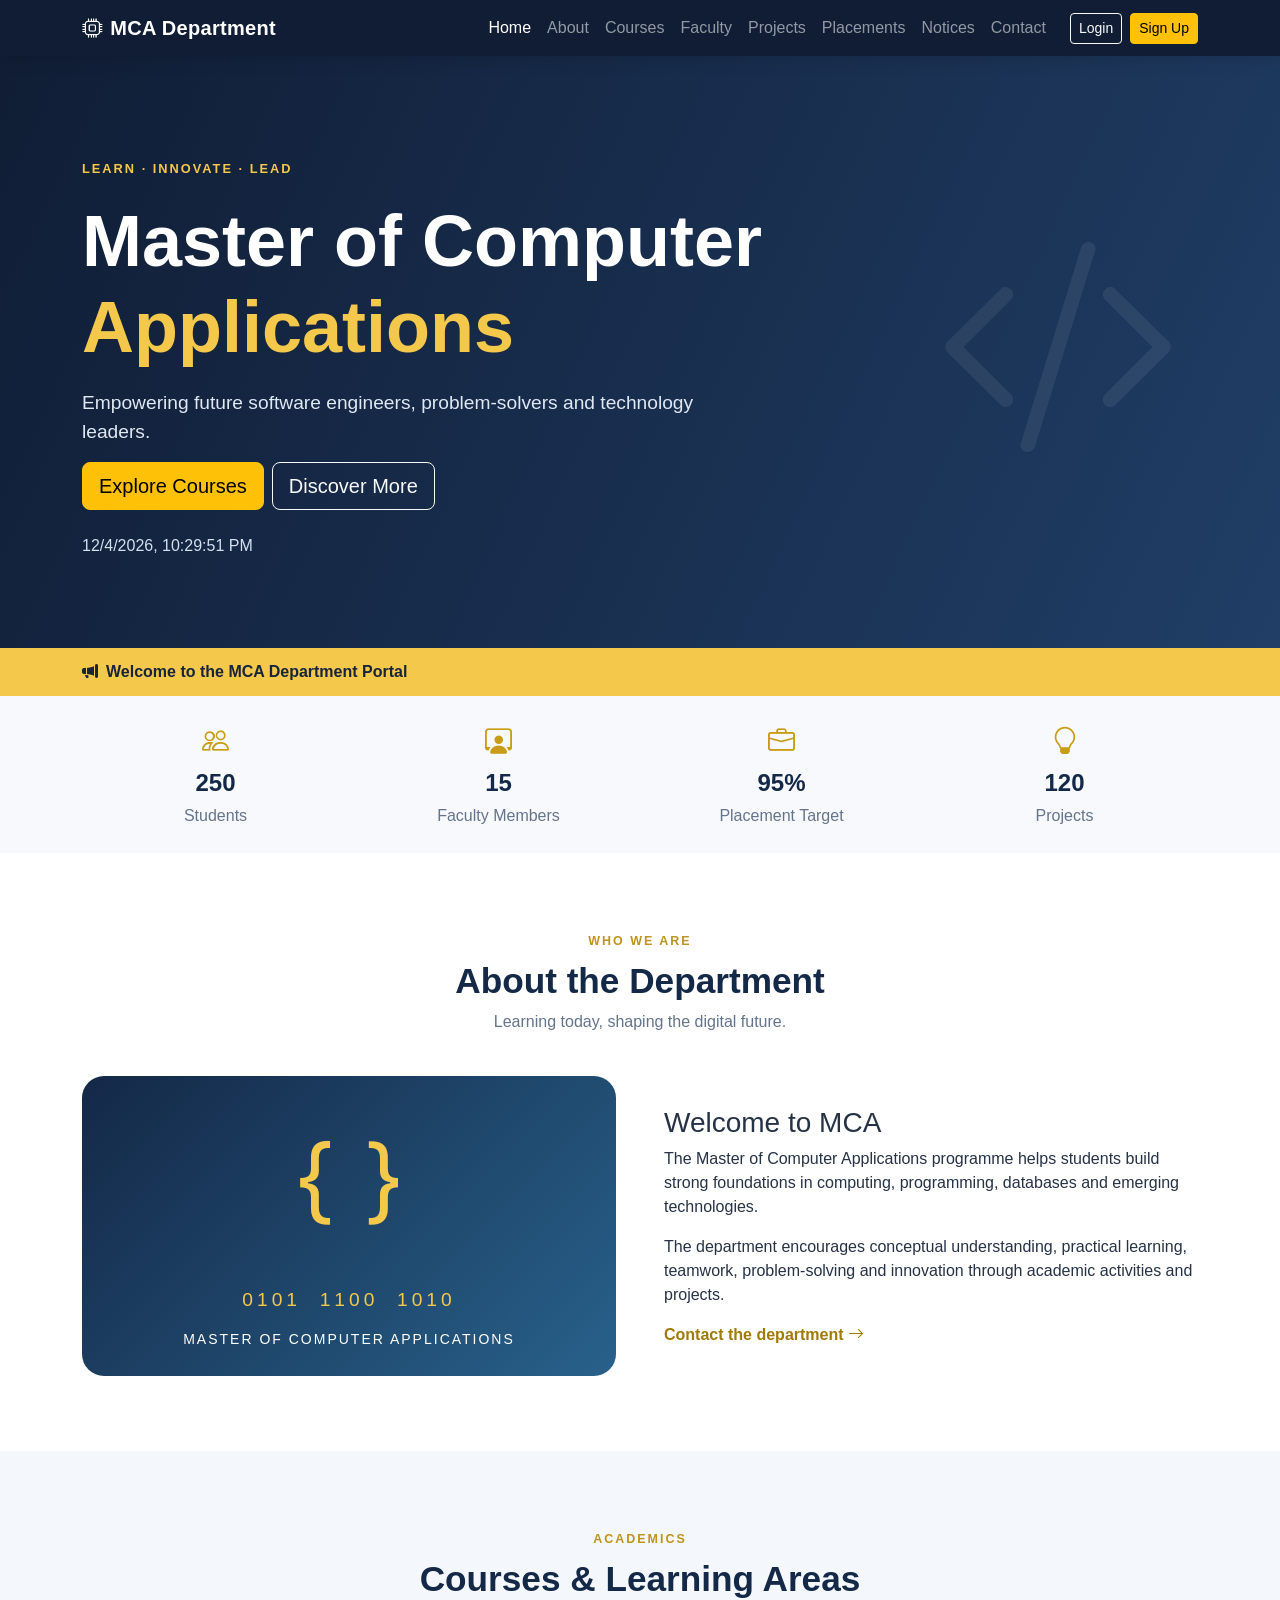
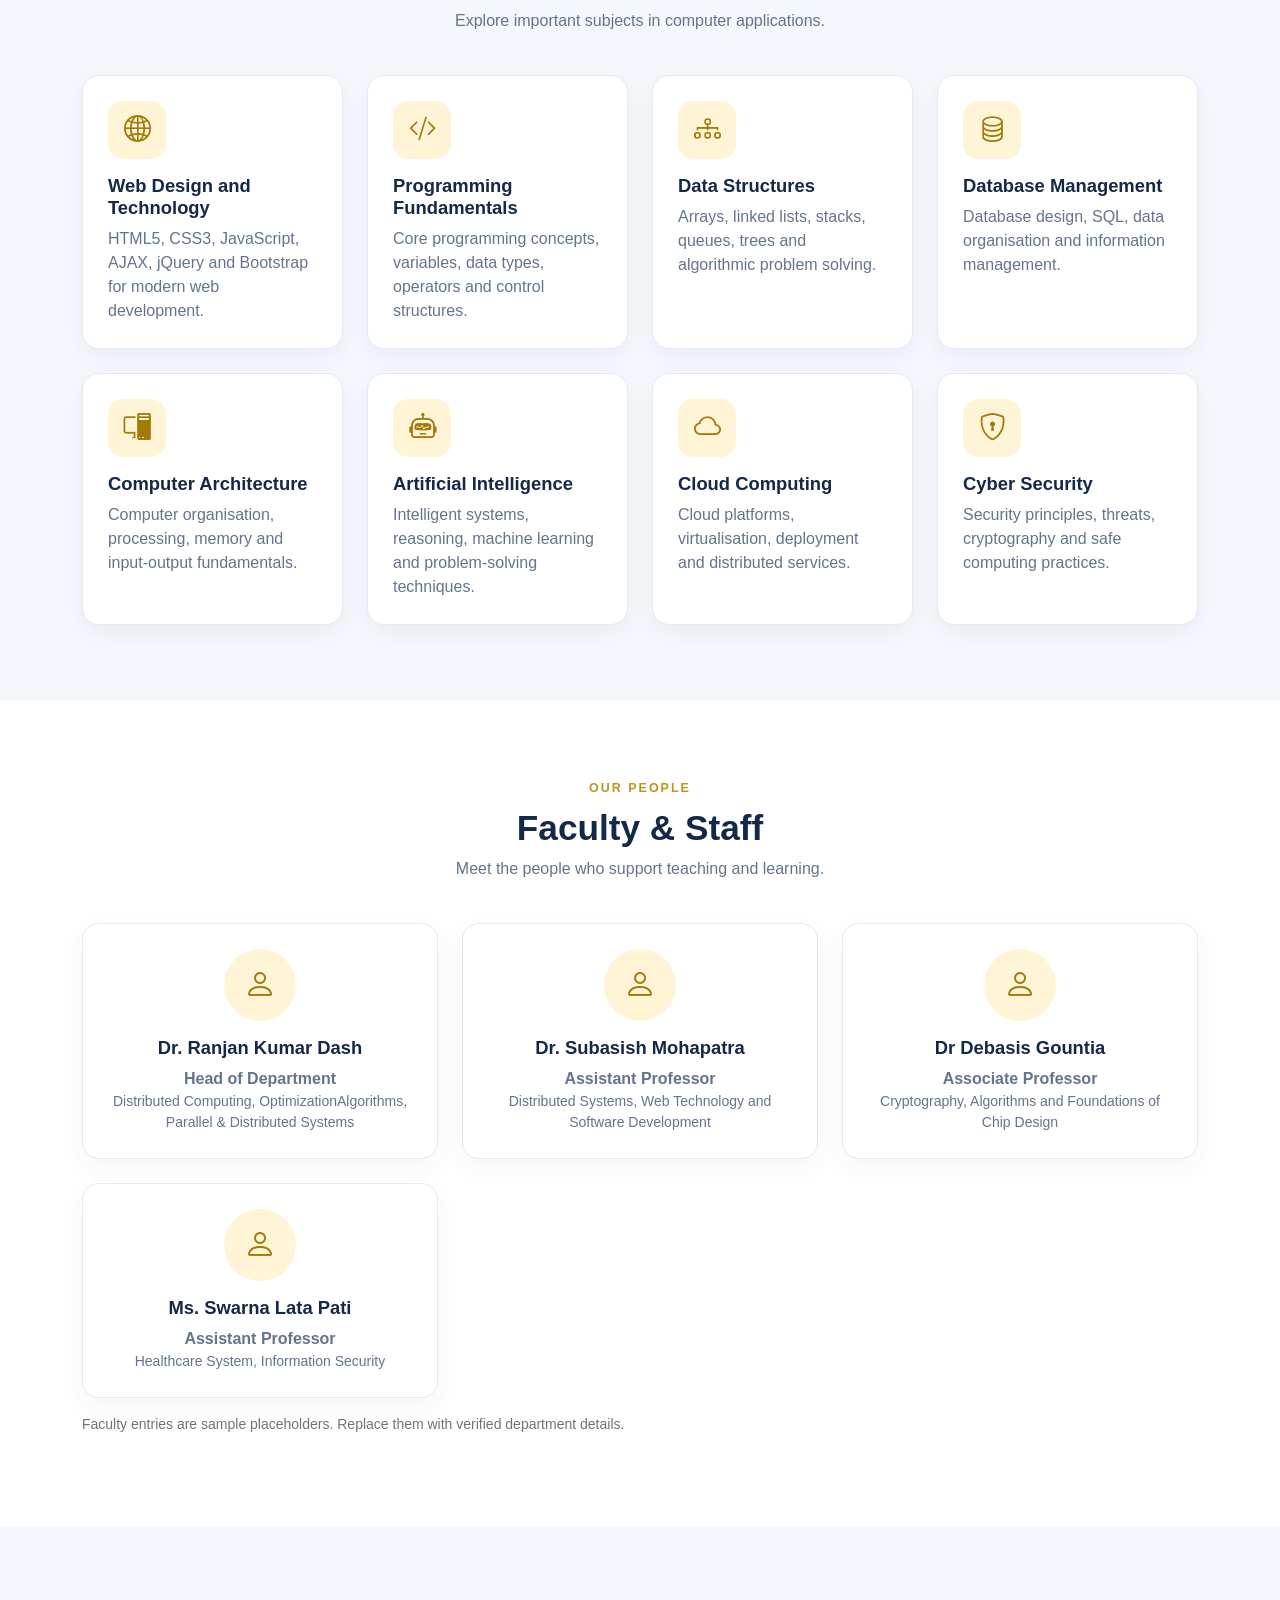
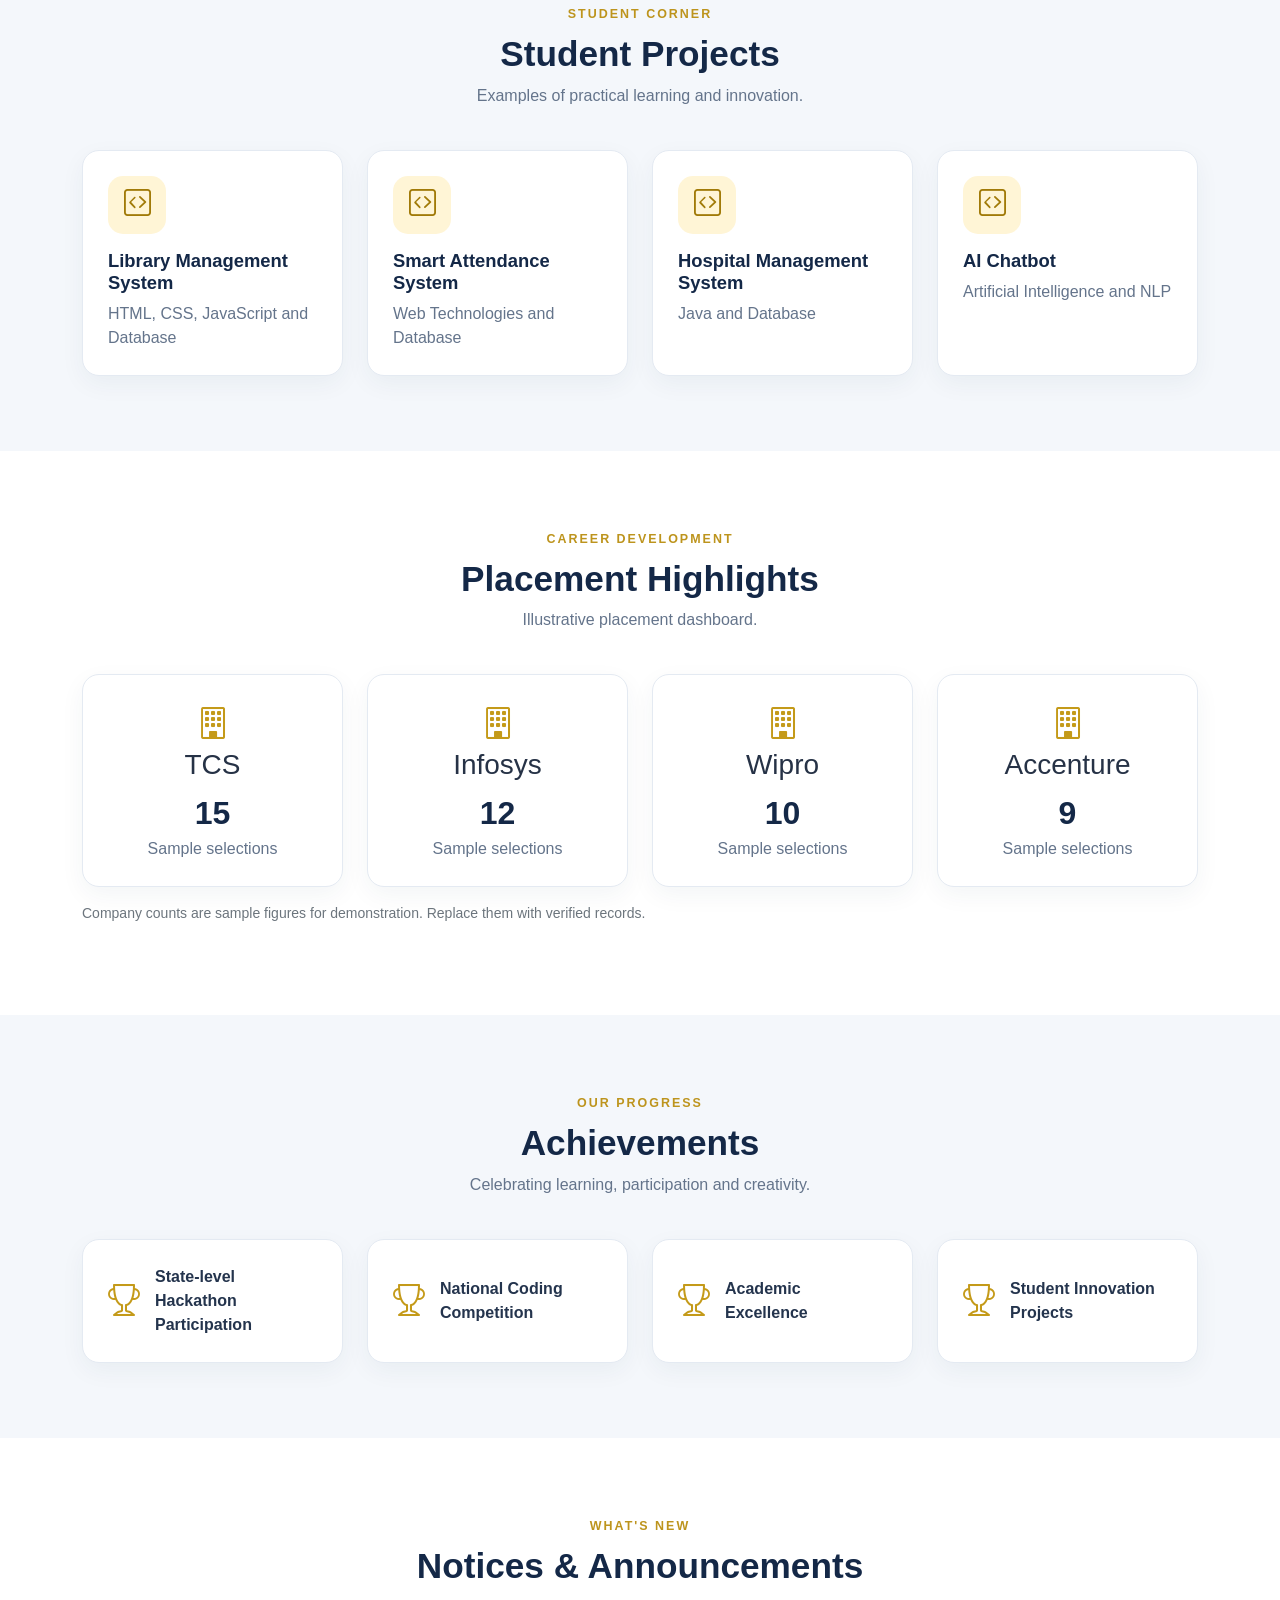
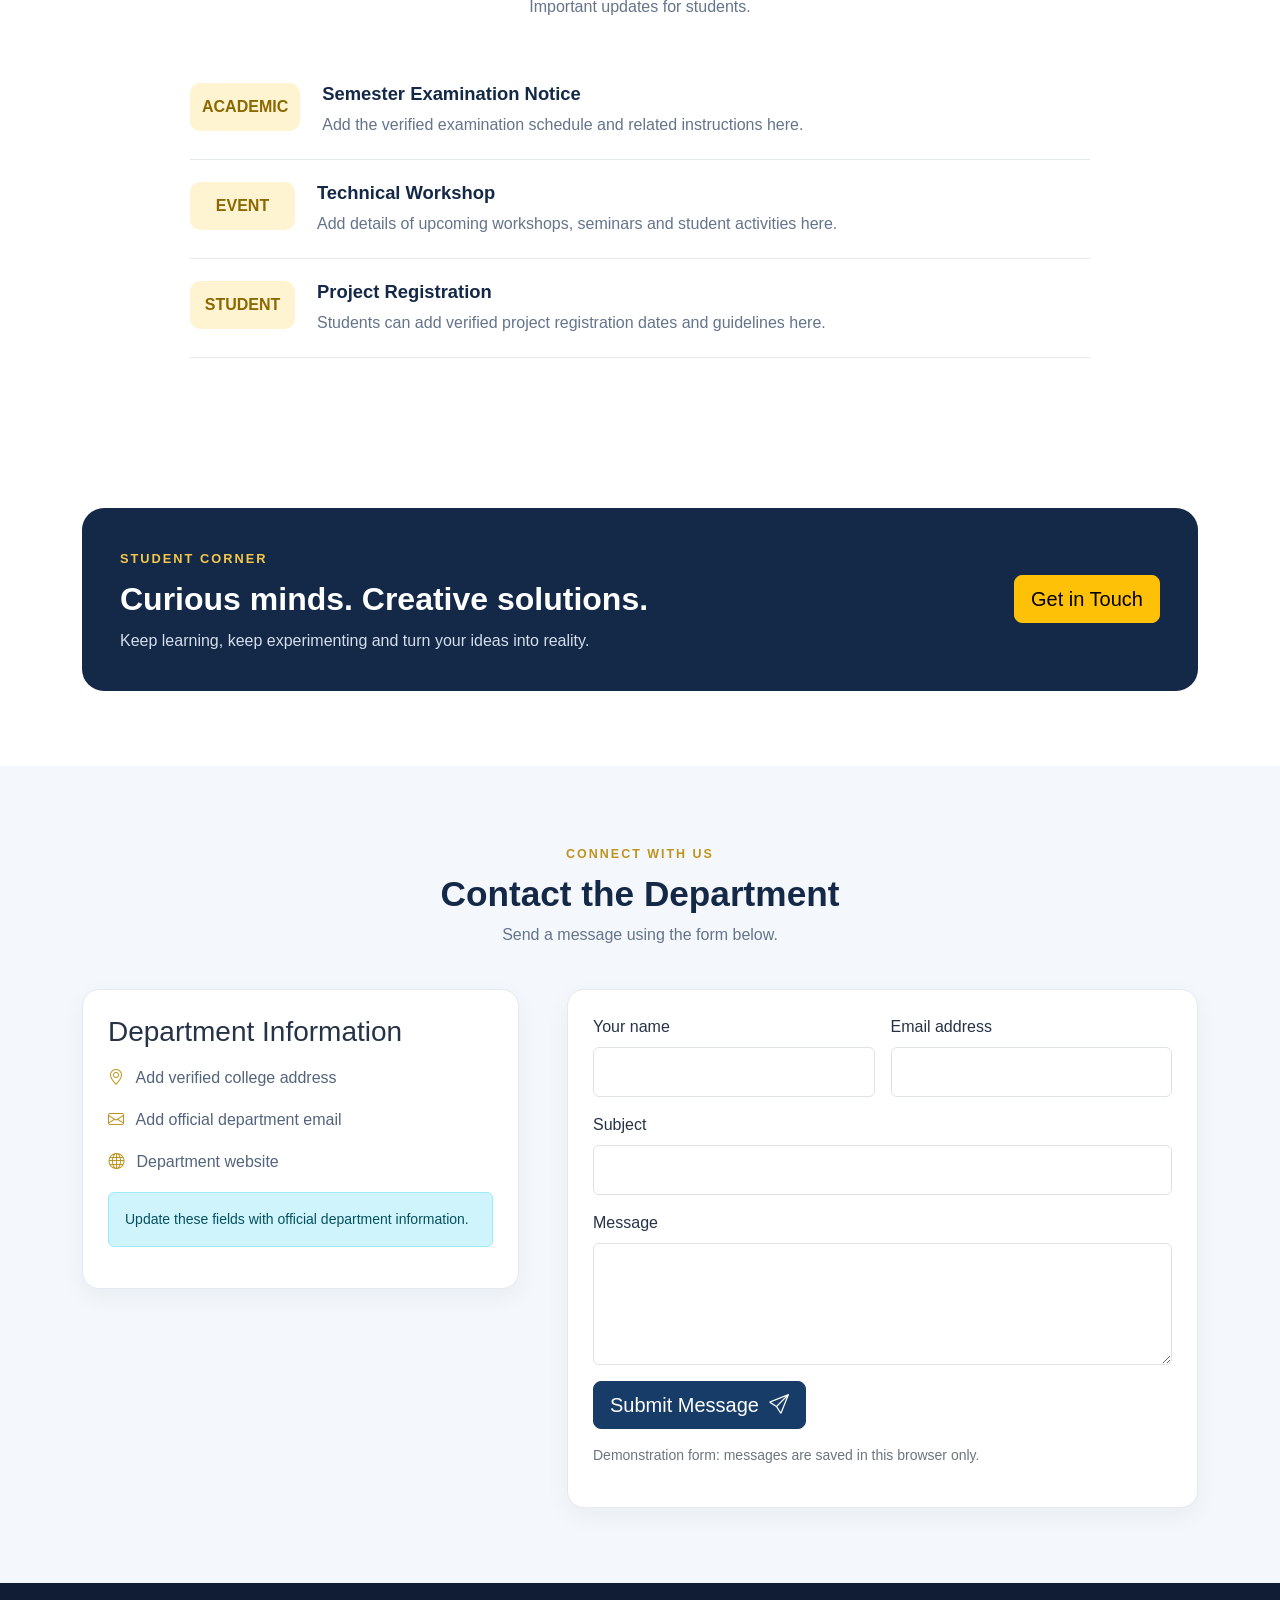
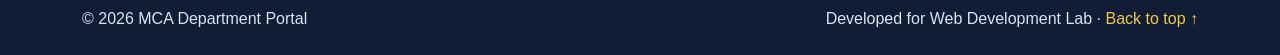
<file: index.html>
<!doctype html>
<html lang="en">
  <head>
    <meta charset="UTF-8" />
    <meta name="viewport" content="width=device-width, initial-scale=1" />
    <title>MCA Department Portal</title>
    <meta
      name="description"
      content="MCA Department Portal with academic programmes, faculty, projects, notices and student information."
    />
    <meta
      name="keywords"
      content="MCA, department, courses, faculty, student projects"
    />
    <meta name="author" content="MCA Department" />
    <link
      href="https://cdn.jsdelivr.net/npm/bootstrap@5.3.3/dist/css/bootstrap.min.css"
      rel="stylesheet"
    />
    <link
      rel="stylesheet"
      href="https://cdn.jsdelivr.net/npm/bootstrap-icons@1.11.3/font/bootstrap-icons.min.css"
    />
    <link rel="stylesheet" href="style.css" />
  </head>
  <body>
    <nav class="navbar navbar-expand-lg navbar-dark sticky-top">
      <div class="container">
        <a class="navbar-brand fw-bold" href="#home"
          ><i class="bi bi-cpu me-2"></i>MCA Department</a
        >
        <button
          class="navbar-toggler"
          type="button"
          data-bs-toggle="collapse"
          data-bs-target="#mainNav"
          aria-label="Toggle navigation"
        >
          <span class="navbar-toggler-icon"></span>
        </button>
        <div class="collapse navbar-collapse" id="mainNav">
          <ul class="navbar-nav ms-auto">
            <li class="nav-item">
              <a class="nav-link active" href="#home">Home</a>
            </li>
            <li class="nav-item">
              <a class="nav-link" href="#about">About</a>
            </li>
            <li class="nav-item">
              <a class="nav-link" href="#courses">Courses</a>
            </li>
            <li class="nav-item">
              <a class="nav-link" href="#faculty">Faculty</a>
            </li>
            <li class="nav-item">
              <a class="nav-link" href="#projects">Projects</a>
            </li>
            <li class="nav-item">
              <a class="nav-link" href="#placements">Placements</a>
            </li>
            <li class="nav-item">
              <a class="nav-link" href="#notices">Notices</a>
            </li>
            <li class="nav-item">
              <a class="nav-link" href="#contact">Contact</a>
            </li>
          </ul>
          <div class="d-flex gap-2 ms-lg-3 mt-3 mt-lg-0" id="accountLinks">
            <a class="btn btn-outline-light btn-sm" href="login.html">Login</a
            ><a class="btn btn-warning btn-sm" href="signup.html">Sign Up</a>
          </div>
          <button
            id="logoutBtn"
            class="btn btn-danger btn-sm ms-lg-2 mt-2 mt-lg-0 d-none"
            type="button"
          >
            Logout
          </button>
        </div>
      </div>
    </nav>
    <header id="home" class="hero">
      <div class="container hero-content">
        <span class="eyebrow">LEARN · INNOVATE · LEAD</span>
        <h1>Master of Computer<br /><span>Applications</span></h1>
        <p class="hero-lead">
          Empowering future software engineers, problem-solvers and technology
          leaders.
        </p>
        <a class="btn btn-warning btn-lg me-2" href="#courses"
          >Explore Courses</a
        ><a class="btn btn-outline-light btn-lg" href="#about">Discover More</a>
        <p class="datetime mt-4 mb-0" id="datetime"></p>
      </div>
      <div class="hero-decoration"><i class="bi bi-code-slash"></i></div>
    </header>
    <div class="ticker">
      <div class="container">
        <i class="bi bi-megaphone-fill me-2"></i
        ><span id="tickerText">Welcome to the MCA Department Portal</span>
      </div>
    </div>
    <section class="quick-info">
      <div class="container">
        <div class="row g-3 text-center">
          <div class="col-6 col-md-3">
            <div class="info-item">
              <i class="bi bi-people"></i><strong id="studentsCount">0</strong
              ><span>Students</span>
            </div>
          </div>
          <div class="col-6 col-md-3">
            <div class="info-item">
              <i class="bi bi-person-workspace"></i
              ><strong id="facultyCount">0</strong><span>Faculty Members</span>
            </div>
          </div>
          <div class="col-6 col-md-3">
            <div class="info-item">
              <i class="bi bi-briefcase"></i
              ><strong id="placementCount">0%</strong
              ><span>Placement Target</span>
            </div>
          </div>
          <div class="col-6 col-md-3">
            <div class="info-item">
              <i class="bi bi-lightbulb"></i
              ><strong id="projectsCount">0</strong><span>Projects</span>
            </div>
          </div>
        </div>
      </div>
    </section>
    <main>
      <section id="about" class="section-pad">
        <div class="container">
          <div class="section-heading">
            <span>WHO WE ARE</span>
            <h2>About the Department</h2>
            <p>Learning today, shaping the digital future.</p>
          </div>
          <div class="row align-items-center g-5">
            <div class="col-lg-6">
              <div class="about-art">
                <i class="bi bi-braces"></i
                ><span>0101&nbsp; 1100&nbsp; 1010</span
                ><small>MASTER OF COMPUTER APPLICATIONS</small>
              </div>
            </div>
            <div class="col-lg-6">
              <h3>Welcome to MCA</h3>
              <p>
                The Master of Computer Applications programme helps students
                build strong foundations in computing, programming, databases
                and emerging technologies.
              </p>
              <p>
                The department encourages conceptual understanding, practical
                learning, teamwork, problem-solving and innovation through
                academic activities and projects.
              </p>
              <a href="#contact" class="text-link"
                >Contact the department <i class="bi bi-arrow-right"></i
              ></a>
            </div>
          </div>
        </div>
      </section>
      <section id="courses" class="section-pad soft-bg">
        <div class="container">
          <div class="section-heading">
            <span>ACADEMICS</span>
            <h2>Courses & Learning Areas</h2>
            <p>Explore important subjects in computer applications.</p>
          </div>
          <div id="courseList" class="row g-4">
            <p class="text-center">Loading courses...</p>
          </div>
        </div>
      </section>
      <section id="faculty" class="section-pad">
        <div class="container">
          <div class="section-heading">
            <span>OUR PEOPLE</span>
            <h2>Faculty & Staff</h2>
            <p>Meet the people who support teaching and learning.</p>
          </div>
          <div id="facultyList" class="row g-4"><p>Loading faculty...</p></div>
          <p class="small text-secondary mt-3">
            Faculty entries are sample placeholders. Replace them with verified
            department details.
          </p>
        </div>
      </section>
      <section id="projects" class="section-pad soft-bg">
        <div class="container">
          <div class="section-heading">
            <span>STUDENT CORNER</span>
            <h2>Student Projects</h2>
            <p>Examples of practical learning and innovation.</p>
          </div>
          <div id="projectList" class="row g-4"></div>
        </div>
      </section>
      <section id="placements" class="section-pad">
        <div class="container">
          <div class="section-heading">
            <span>CAREER DEVELOPMENT</span>
            <h2>Placement Highlights</h2>
            <p>Illustrative placement dashboard.</p>
          </div>
          <div id="placementList" class="row g-4"></div>
          <p class="small text-secondary mt-3">
            Company counts are sample figures for demonstration. Replace them
            with verified records.
          </p>
        </div>
      </section>
      <section id="achievements" class="section-pad soft-bg">
        <div class="container">
          <div class="section-heading">
            <span>OUR PROGRESS</span>
            <h2>Achievements</h2>
            <p>Celebrating learning, participation and creativity.</p>
          </div>
          <div id="achievementList" class="row g-4"></div>
        </div>
      </section>
      <section id="notices" class="section-pad">
        <div class="container">
          <div class="section-heading">
            <span>WHAT'S NEW</span>
            <h2>Notices & Announcements</h2>
            <p>Important updates for students.</p>
          </div>
          <div id="noticeList" class="notice-list">
            <p>Loading notices...</p>
          </div>
        </div>
      </section>
      <section class="section-pad">
        <div class="container">
          <div class="cta-panel">
            <div>
              <span class="eyebrow">STUDENT CORNER</span>
              <h2>Curious minds. Creative solutions.</h2>
              <p>
                Keep learning, keep experimenting and turn your ideas into
                reality.
              </p>
            </div>
            <a href="#contact" class="btn btn-warning btn-lg">Get in Touch</a>
          </div>
        </div>
      </section>
      <section id="contact" class="section-pad soft-bg">
        <div class="container">
          <div class="section-heading">
            <span>CONNECT WITH US</span>
            <h2>Contact the Department</h2>
            <p>Send a message using the form below.</p>
          </div>
          <div class="row g-5">
            <div class="col-lg-5">
              <div class="contact-card">
                <h3>Department Information</h3>
                <p>
                  <i class="bi bi-geo-alt"></i> Add verified college address
                </p>
                <p>
                  <i class="bi bi-envelope"></i> Add official department email
                </p>
                <p><i class="bi bi-globe"></i> Department website</p>
                <div class="alert alert-info small">
                  Update these fields with official department information.
                </div>
              </div>
            </div>
            <div class="col-lg-7">
              <form id="contactForm" class="contact-form" novalidate>
                <div class="row g-3">
                  <div class="col-md-6">
                    <label class="form-label" for="name">Your name</label
                    ><input
                      id="name"
                      class="form-control"
                      required
                      minlength="2"
                    />
                    <div class="invalid-feedback">Enter your name.</div>
                  </div>
                  <div class="col-md-6">
                    <label class="form-label" for="email">Email address</label
                    ><input
                      id="email"
                      type="email"
                      class="form-control"
                      required
                    />
                    <div class="invalid-feedback">Enter a valid email.</div>
                  </div>
                  <div class="col-12">
                    <label class="form-label" for="subject">Subject</label
                    ><input id="subject" class="form-control" required />
                    <div class="invalid-feedback">Enter a subject.</div>
                  </div>
                  <div class="col-12">
                    <label class="form-label" for="message">Message</label
                    ><textarea
                      id="message"
                      rows="4"
                      class="form-control"
                      required
                      minlength="10"
                    ></textarea>
                    <div class="invalid-feedback">
                      Message must contain at least 10 characters.
                    </div>
                  </div>
                  <div class="col-12">
                    <button class="btn btn-primary btn-lg" type="submit">
                      Submit Message <i class="bi bi-send ms-1"></i>
                    </button>
                  </div>
                </div>
                <div id="formFeedback" class="mt-3" aria-live="polite"></div>
                <p class="small text-secondary mt-2">
                  Demonstration form: messages are saved in this browser only.
                </p>
              </form>
            </div>
          </div>
        </div>
      </section>
    </main>
    <footer class="footer">
      <div
        class="container d-flex flex-column flex-md-row justify-content-between gap-2"
      >
        <p class="mb-0">© <span id="year"></span> MCA Department Portal</p>
        <p class="mb-0">
          Developed for Web Development Lab · <a href="#home">Back to top ↑</a>
        </p>
      </div>
    </footer>
    <script src="https://code.jquery.com/jquery-3.7.1.min.js"></script>
    <script src="https://cdn.jsdelivr.net/npm/bootstrap@5.3.3/dist/js/bootstrap.bundle.min.js"></script>
    <script src="script.js"></script>
  </body>
</html>
</file>
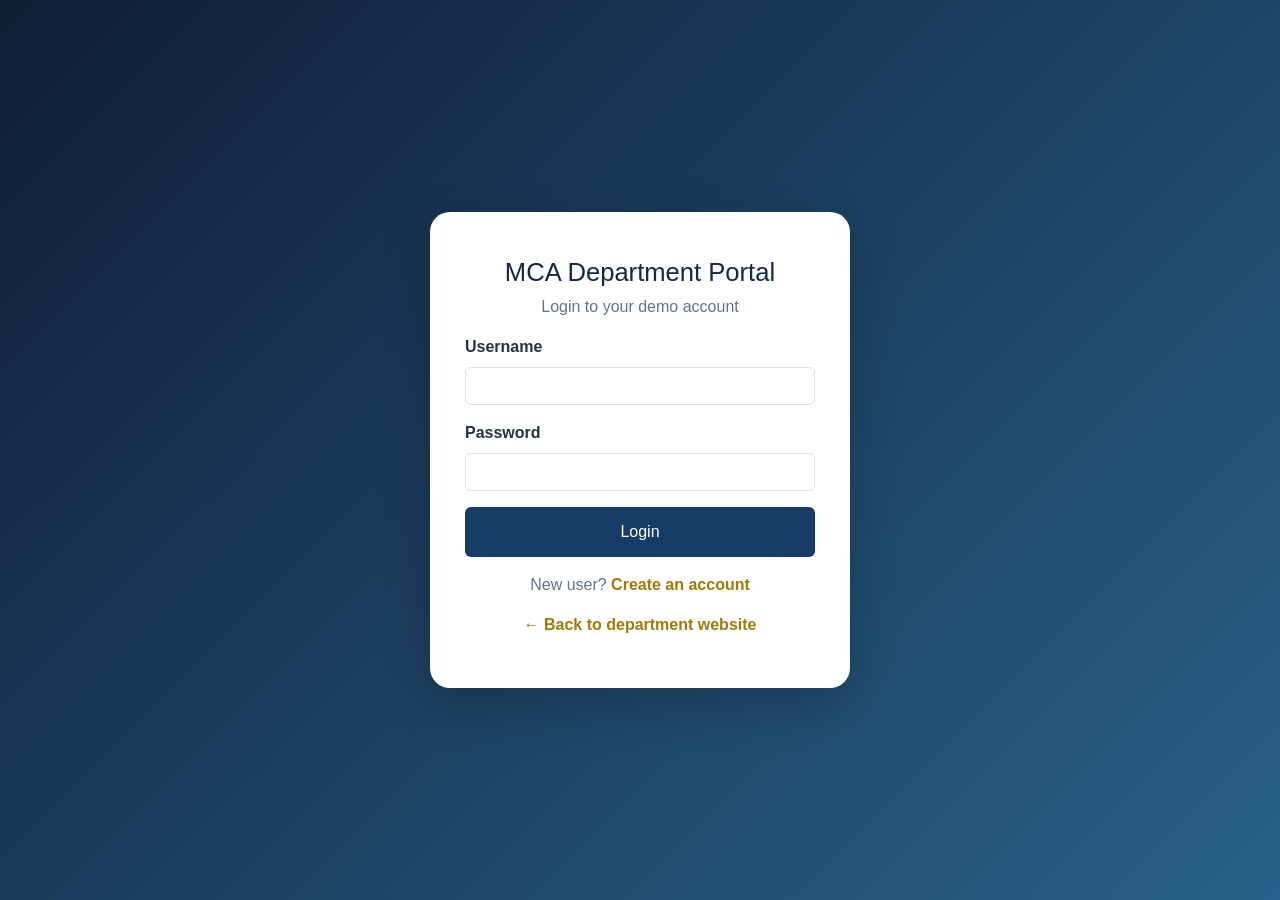
<file: login.html>
<!doctype html>
<html lang="en">
  <head>
    <meta charset="UTF-8" />
    <meta name="viewport" content="width=device-width,initial-scale=1" />
    <title>MCA Portal Login</title>
    <link
      href="https://cdn.jsdelivr.net/npm/bootstrap@5.3.3/dist/css/bootstrap.min.css"
      rel="stylesheet"
    />
    <link rel="stylesheet" href="auth.css" />
  </head>
  <body>
    <main class="auth-box">
      <div class="auth-icon"><i class="bi bi-mortarboard"></i></div>
      <h1>MCA Department Portal</h1>
      <p>Login to your demo account</p>
      <form id="loginForm">
        <div class="mb-3">
          <label for="username" class="form-label">Username</label
          ><input id="username" class="form-control" required />
        </div>
        <div class="mb-3">
          <label for="password" class="form-label">Password</label
          ><input id="password" type="password" class="form-control" required />
        </div>
        <button class="btn" type="submit">Login</button>
        <div id="feedback" class="mt-3" aria-live="polite"></div>
      </form>
      <p class="mt-3">New user? <a href="signup.html">Create an account</a></p>
      <p><a href="index.html">← Back to department website</a></p>
    </main>
    <script src="auth.js"></script>
  </body>
</html>
</file>
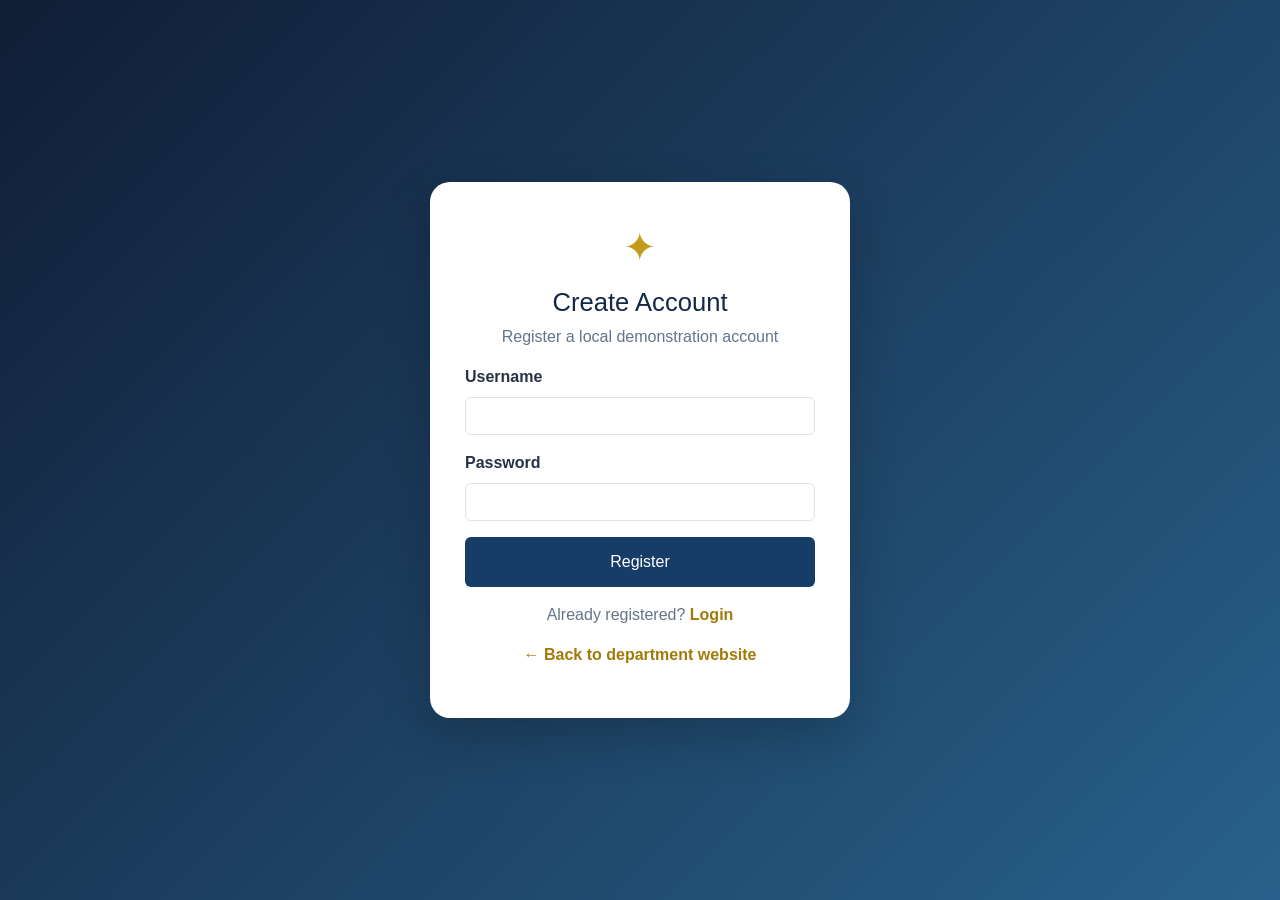
<file: signup.html>
<!doctype html>
<html lang="en">
  <head>
    <meta charset="UTF-8" />
    <meta name="viewport" content="width=device-width,initial-scale=1" />
    <title>MCA Portal Sign Up</title>
    <link
      href="https://cdn.jsdelivr.net/npm/bootstrap@5.3.3/dist/css/bootstrap.min.css"
      rel="stylesheet"
    />
    <link rel="stylesheet" href="auth.css" />
  </head>
  <body>
    <main class="auth-box">
      <div class="auth-icon">✦</div>
      <h1>Create Account</h1>
      <p>Register a local demonstration account</p>
      <form id="signupForm">
        <div class="mb-3">
          <label for="newUser" class="form-label">Username</label
          ><input id="newUser" class="form-control" required minlength="3" />
        </div>
        <div class="mb-3">
          <label for="newPass" class="form-label">Password</label
          ><input
            id="newPass"
            type="password"
            class="form-control"
            required
            minlength="4"
          />
        </div>
        <button class="btn" type="submit">Register</button>
        <div id="feedback" class="mt-3" aria-live="polite"></div>
      </form>
      <p class="mt-3">Already registered? <a href="login.html">Login</a></p>
      <p><a href="index.html">← Back to department website</a></p>
    </main>
    <script src="auth.js"></script>
  </body>
</html>
</file>
<file: style.css>
* {
  box-sizing: border-box;
}
html {
  scroll-behavior: smooth;
}
body {
  font-family: Arial, sans-serif;
  color: #263246;
  background: #fff;
}
.navbar {
  background: #101d35;
  box-shadow: 0 3px 15px #0002;
}
.navbar-brand {
  letter-spacing: 0.3px;
}
.hero {
  position: relative;
  overflow: hidden;
  background: linear-gradient(115deg, #101d35, #203e66);
  color: #fff;
  padding: 100px 0 90px;
}
.hero-content {
  position: relative;
  z-index: 2;
}
.eyebrow {
  color: #f4c84a;
  font-weight: 700;
  letter-spacing: 2px;
  font-size: 0.8rem;
}
.hero h1 {
  font-size: clamp(2.5rem, 6vw, 4.5rem);
  font-weight: 800;
  margin: 18px 0;
}
.hero h1 span {
  color: #f4c84a;
}
.hero-lead {
  font-size: 1.2rem;
  max-width: 620px;
  color: #e0e8f4;
}
.datetime {
  color: #d3dfef;
}
.hero-decoration {
  position: absolute;
  right: 8%;
  top: 20%;
  font-size: 15rem;
  color: #ffffff12;
}
.ticker {
  background: #f4c84a;
  color: #17243a;
  padding: 12px 0;
  font-weight: 700;
}
.quick-info {
  background: #f7f9fc;
  padding: 25px 0;
}
.info-item {
  display: flex;
  flex-direction: column;
  align-items: center;
  gap: 3px;
}
.info-item i {
  font-size: 1.7rem;
  color: #c99c17;
}
.info-item strong {
  font-size: 1.5rem;
  color: #142847;
}
.info-item span {
  color: #64748b;
}
.section-pad {
  padding: 75px 0;
}
.soft-bg {
  background: #f4f7fb;
}
.section-heading {
  text-align: center;
  margin-bottom: 42px;
}
.section-heading > span {
  font-size: 0.78rem;
  letter-spacing: 2px;
  color: #bd941d;
  font-weight: 800;
}
.section-heading h2 {
  font-size: 2.2rem;
  font-weight: 800;
  color: #142847;
  margin: 8px 0;
}
.section-heading p {
  color: #64748b;
}
.about-art {
  min-height: 300px;
  border-radius: 22px;
  background: linear-gradient(135deg, #142847, #28618b);
  display: flex;
  flex-direction: column;
  align-items: center;
  justify-content: center;
  color: #f4c84a;
  gap: 15px;
}
.about-art i {
  font-size: 7rem;
}
.about-art span {
  font-size: 1.2rem;
  letter-spacing: 4px;
}
.about-art small {
  color: #fff;
  letter-spacing: 2px;
}
.text-link {
  color: #a17a08;
  text-decoration: none;
  font-weight: 700;
}
.course-card,
.faculty-card,
.stat-card,
.achievement-card,
.contact-card,
.contact-form {
  background: #fff;
  border: 1px solid #e4eaf2;
  border-radius: 17px;
  padding: 25px;
  box-shadow: 0 8px 24px #1b35500d;
  transition: 0.25s;
}
.course-card:hover,
.faculty-card:hover {
  transform: translateY(-5px);
  box-shadow: 0 14px 28px #1b35501a;
}
.course-icon,
.faculty-avatar {
  width: 58px;
  height: 58px;
  border-radius: 15px;
  background: #fff5d6;
  color: #a17a08;
  display: grid;
  place-items: center;
  font-size: 1.7rem;
  margin-bottom: 16px;
}
.course-card h3,
.faculty-card h3,
.notice-item h3 {
  font-size: 1.15rem;
  font-weight: 750;
  color: #142847;
}
.course-card p,
.faculty-card p,
.notice-item p {
  color: #64748b;
  margin-bottom: 0;
}
.faculty-card {
  text-align: center;
}
.faculty-avatar {
  margin: 0 auto 16px;
  border-radius: 50%;
  width: 72px;
  height: 72px;
  font-size: 2rem;
}
.stat-card {
  text-align: center;
}
.stat-card i,
.achievement-card i {
  font-size: 2rem;
  color: #c49a19;
}
.stat-card strong {
  display: block;
  font-size: 2rem;
  color: #142847;
}
.stat-card p {
  color: #64748b;
  margin: 0;
}
.achievement-card {
  display: flex;
  align-items: center;
  gap: 15px;
  height: 100%;
}
.achievement-card p {
  margin: 0;
  font-weight: 650;
  color: #24344d;
}
.notice-list {
  max-width: 900px;
  margin: auto;
}
.notice-item {
  display: flex;
  gap: 22px;
  padding: 22px 0;
  border-bottom: 1px solid #e3e8ef;
}
.notice-date {
  min-width: 105px;
  background: #fff4d1;
  color: #8b6800;
  border-radius: 10px;
  padding: 12px;
  text-align: center;
  font-weight: 800;
  height: max-content;
}
.cta-panel {
  border-radius: 22px;
  padding: 38px;
  background: #142847;
  color: #fff;
  display: flex;
  justify-content: space-between;
  align-items: center;
  gap: 25px;
}
.cta-panel h2 {
  font-weight: 800;
  margin: 10px 0;
}
.cta-panel p {
  color: #d4dfed;
  margin: 0;
}
.contact-card p {
  margin: 18px 0;
  color: #53647b;
}
.contact-card i {
  color: #bd941d;
  margin-right: 8px;
}
.footer {
  background: #101d35;
  color: #d9e2ef;
  padding: 24px 0;
}
.footer a {
  color: #f4c84a;
  text-decoration: none;
}
.form-control {
  padding: 12px;
}
.btn-primary {
  background: #173c67;
  border-color: #173c67;
}
@media (max-width: 767px) {
  .hero {
    padding: 75px 0;
  }
  .hero-decoration {
    right: -15%;
    font-size: 10rem;
  }
  .section-pad {
    padding: 55px 0;
  }
  .cta-panel {
    align-items: flex-start;
    flex-direction: column;
  }
  .notice-item {
    gap: 12px;
  }
  .notice-date {
    min-width: 82px;
  }
}
</file>
<file: auth.css>
* {
  box-sizing: border-box;
}
body {
  margin: 0;
  min-height: 100vh;
  display: grid;
  place-items: center;
  padding: 20px;
  font-family: Arial, sans-serif;
  background: linear-gradient(135deg, #101d35, #28618b);
}
.auth-box {
  width: min(420px, 100%);
  background: #fff;
  padding: 35px;
  border-radius: 20px;
  box-shadow: 0 18px 50px #0003;
}
.auth-box h1 {
  color: #142847;
  text-align: center;
  font-size: 1.6rem;
}
.auth-box p {
  text-align: center;
  color: #64748b;
}
.auth-box label {
  font-weight: 600;
  color: #263246;
}
.auth-box .btn {
  width: 100%;
  background: #173c67;
  color: #fff;
  padding: 12px;
}
.auth-box a {
  color: #a17a08;
  font-weight: 700;
  text-decoration: none;
}
.auth-icon {
  display: grid;
  place-items: center;
  font-size: 2.5rem;
  color: #c49a19;
  margin-bottom: 10px;
}
</file>
